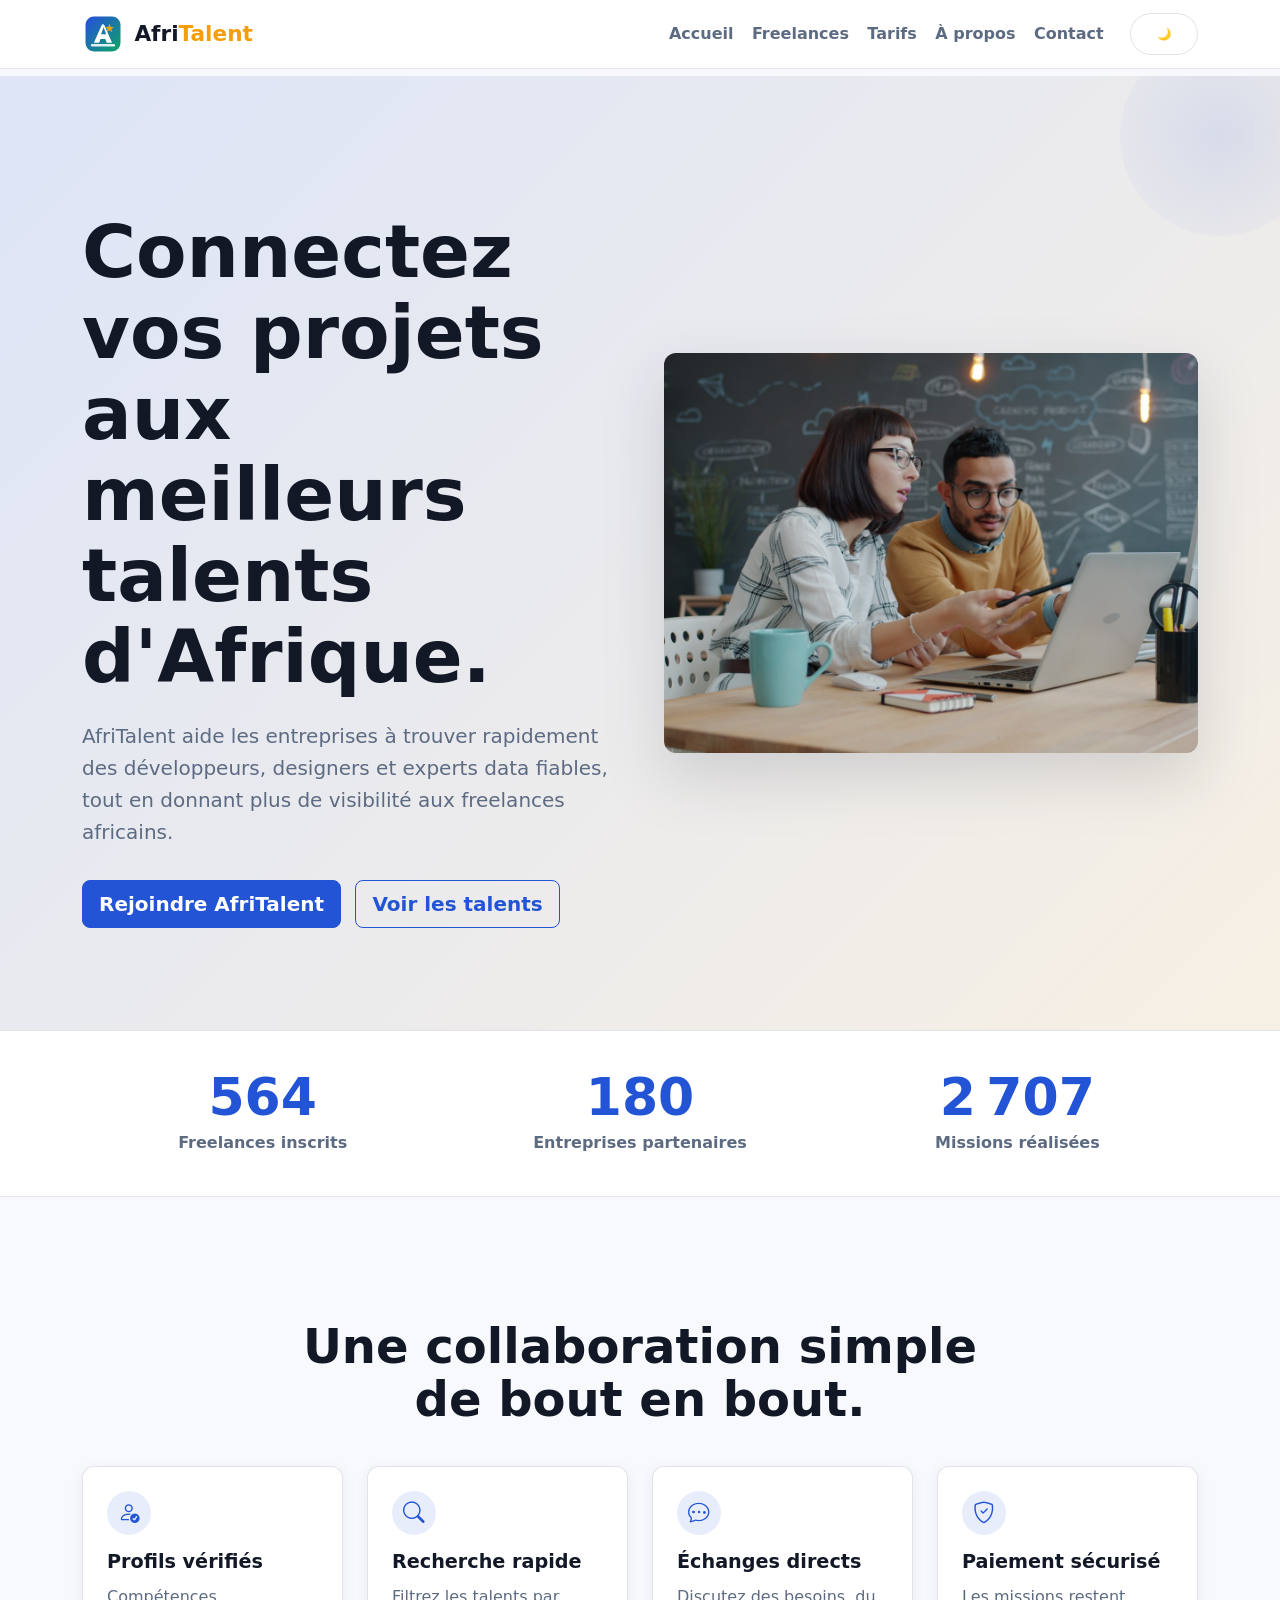
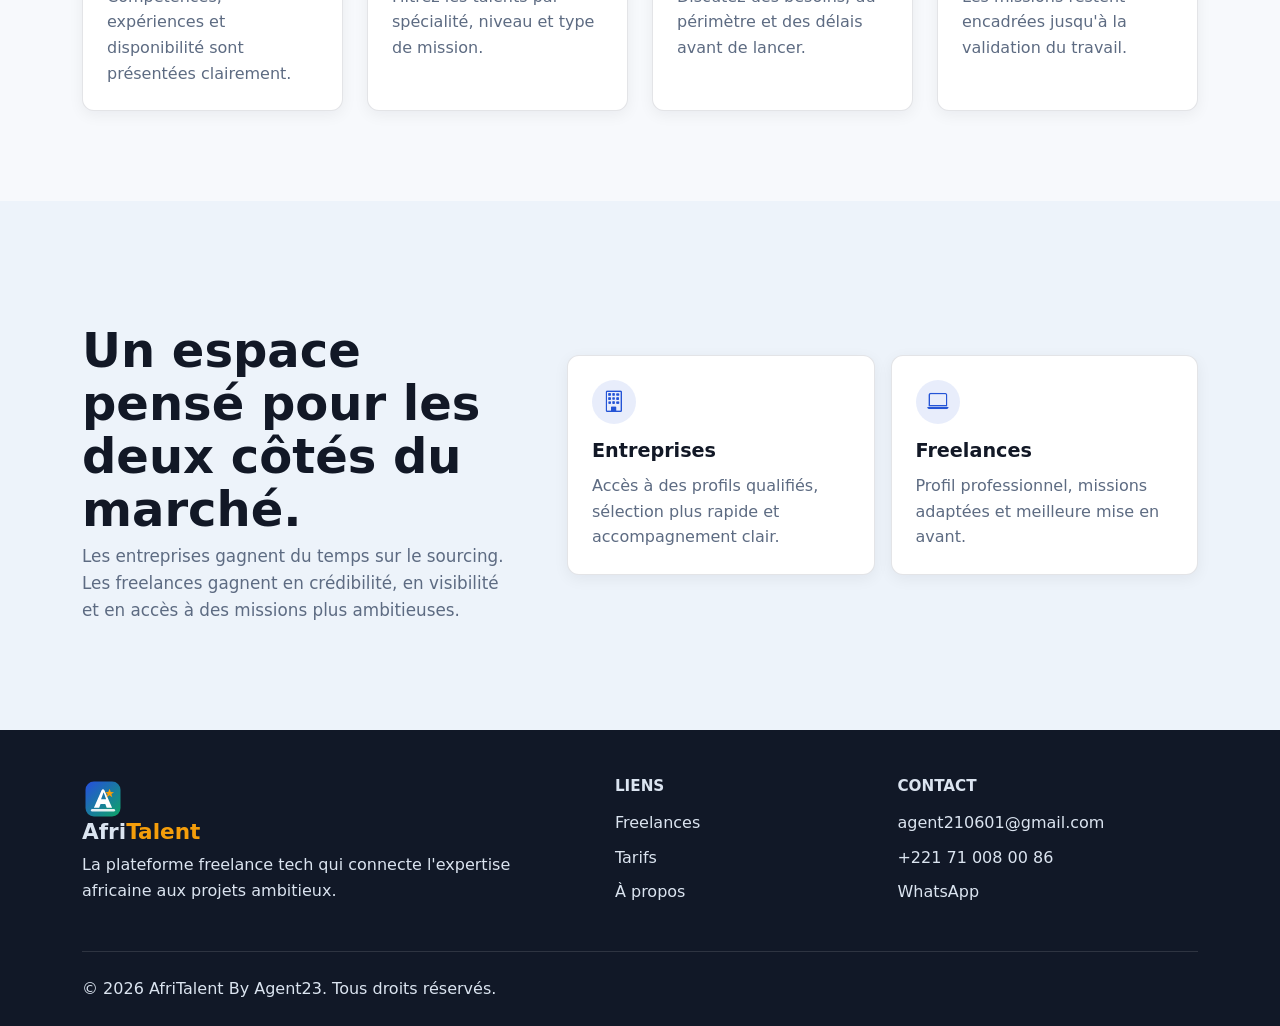
<file: index.html>
<!DOCTYPE html>
<html lang="fr">
<head>
    <meta charset="UTF-8">
    <meta name="viewport" content="width=device-width, initial-scale=1.0">
    <meta name="description" content="AfriTalent connecte les entreprises avec des freelances tech africains vérifiés.">
    <title>AfriTalent | Talents tech africains</title>
    <link rel="icon" href="images/afritalent-logo.svg" type="image/svg+xml">
    <link href="https://cdn.jsdelivr.net/npm/bootstrap@5.3.3/dist/css/bootstrap.min.css" rel="stylesheet">
    <link rel="stylesheet" href="https://cdn.jsdelivr.net/npm/bootstrap-icons@1.11.3/font/bootstrap-icons.css">
    <link rel="stylesheet" href="css/style.css">
</head>
<body>
    <nav class="navbar navbar-expand-lg fixed-top" id="main-navbar" aria-label="Navigation principale">
        <div class="container">
            <a href="index.html" class="navbar-brand fw-bold" aria-label="AfriTalent - Accueil">
                <img src="images/afritalent-logo.svg" alt="" aria-hidden="true">
                <span class="brand-text">Afri<span>Talent</span></span>
            </a>
            <button class="navbar-toggler" type="button" data-bs-toggle="collapse" data-bs-target="#navbarNav" aria-controls="navbarNav" aria-expanded="false" aria-label="Ouvrir le menu">
                <span class="navbar-toggler-icon"></span>
            </button>
            <div class="collapse navbar-collapse" id="navbarNav">
                <ul class="navbar-nav ms-auto align-items-lg-center">
                    <li class="nav-item"><a href="index.html" class="nav-link">Accueil</a></li>
                    <li class="nav-item"><a href="freelances.html" class="nav-link">Freelances</a></li>
                    <li class="nav-item"><a href="tarifs.html" class="nav-link">Tarifs</a></li>
                    <li class="nav-item"><a href="about.html" class="nav-link">À propos</a></li>
                    <li class="nav-item"><a href="contact.html" class="nav-link">Contact</a></li>
                    <li class="nav-item ms-lg-3">
                        <button id="theme-toggle" class="theme-toggle" type="button" data-theme-toggle aria-label="Changer le thème">
                            <span id="theme-icon" class="theme-symbol" aria-hidden="true">🌙</span>
                        </button>
                    </li>
                </ul>
            </div>
        </div>
    </nav>

    <main class="site-main">
        <section class="hero-section">
            <div class="container">
                <div class="row align-items-center g-5">
                    <div class="col-lg-6">
                        <p class="section-kicker">Plateforme freelance tech</p>
                        <h1>Connectez vos projets aux meilleurs talents d'Afrique.</h1>
                        <p class="hero-lead">AfriTalent aide les entreprises à trouver rapidement des développeurs, designers et experts data fiables, tout en donnant plus de visibilité aux freelances africains.</p>
                        <div class="hero-actions">
                            <a href="contact.html" class="btn btn-primary btn-lg">Rejoindre AfriTalent</a>
                            <a href="freelances.html" class="btn btn-outline-primary btn-lg">Voir les talents</a>
                        </div>
                    </div>
                    <div class="col-lg-6">
                        <img class="hero-image" src="images/photo-hero-collaboration.jpg" alt="Deux professionnels collaborent autour d'un ordinateur portable">
                    </div>
                </div>
            </div>
        </section>

        <section class="stats-band" aria-label="Chiffres clés">
            <div class="container">
                <div class="stats-grid">
                    <div>
                        <strong id="count-freelances" data-goal="2500">0</strong>
                        <span>Freelances inscrits</span>
                    </div>
                    <div>
                        <strong id="count-companies" data-goal="800">0</strong>
                        <span>Entreprises partenaires</span>
                    </div>
                    <div>
                        <strong id="count-missions" data-goal="12000">0</strong>
                        <span>Missions réalisées</span>
                    </div>
                </div>
            </div>
        </section>

        <section class="section-block">
            <div class="container">
                <div class="section-heading">
                    <p class="section-kicker">Méthode</p>
                    <h2>Une collaboration simple de bout en bout.</h2>
                </div>
                <div class="row g-4">
                    <div class="col-md-6 col-lg-3">
                        <article class="feature-card">
                            <i class="bi bi-person-check" aria-hidden="true"></i>
                            <h3>Profils vérifiés</h3>
                            <p>Compétences, expériences et disponibilité sont présentées clairement.</p>
                        </article>
                    </div>
                    <div class="col-md-6 col-lg-3">
                        <article class="feature-card">
                            <i class="bi bi-search" aria-hidden="true"></i>
                            <h3>Recherche rapide</h3>
                            <p>Filtrez les talents par spécialité, niveau et type de mission.</p>
                        </article>
                    </div>
                    <div class="col-md-6 col-lg-3">
                        <article class="feature-card">
                            <i class="bi bi-chat-dots" aria-hidden="true"></i>
                            <h3>Échanges directs</h3>
                            <p>Discutez des besoins, du périmètre et des délais avant de lancer.</p>
                        </article>
                    </div>
                    <div class="col-md-6 col-lg-3">
                        <article class="feature-card">
                            <i class="bi bi-shield-check" aria-hidden="true"></i>
                            <h3>Paiement sécurisé</h3>
                            <p>Les missions restent encadrées jusqu'à la validation du travail.</p>
                        </article>
                    </div>
                </div>
            </div>
        </section>

        <section class="section-block section-soft">
            <div class="container">
                <div class="row align-items-center g-5">
                    <div class="col-lg-5">
                        <p class="section-kicker">Pour qui ?</p>
                        <h2>Un espace pensé pour les deux côtés du marché.</h2>
                        <p class="section-text">Les entreprises gagnent du temps sur le sourcing. Les freelances gagnent en crédibilité, en visibilité et en accès à des missions plus ambitieuses.</p>
                    </div>
                    <div class="col-lg-7">
                        <div class="split-list">
                            <div>
                                <i class="bi bi-building" aria-hidden="true"></i>
                                <h3>Entreprises</h3>
                                <p>Accès à des profils qualifiés, sélection plus rapide et accompagnement clair.</p>
                            </div>
                            <div>
                                <i class="bi bi-laptop" aria-hidden="true"></i>
                                <h3>Freelances</h3>
                                <p>Profil professionnel, missions adaptées et meilleure mise en avant.</p>
                            </div>
                        </div>
                    </div>
                </div>
            </div>
        </section>
    </main>

    <footer class="site-footer">
        <div class="container">
            <div class="footer-grid">
                <div>
                    <a href="index.html" class="footer-brand" aria-label="AfriTalent - Accueil">
                        <img src="images/afritalent-logo.svg" alt="" aria-hidden="true">
                        <span class="brand-text">Afri<span>Talent</span></span>
                    </a>
                    <p>La plateforme freelance tech qui connecte l'expertise africaine aux projets ambitieux.</p>
                </div>
                <div>
                    <h2>Liens</h2>
                    <a href="freelances.html">Freelances</a>
                    <a href="tarifs.html">Tarifs</a>
                    <a href="about.html">À propos</a>
                </div>
                <div>
                    <h2>Contact</h2>
                    <a href="mailto:agent210601@gmail.com">agent210601@gmail.com</a>
                    <a href="tel:+221710080086">+221 71 008 00 86</a>
                    <a href="https://wa.me/221710080086">WhatsApp</a>
                </div>
            </div>
            <div class="footer-bottom">
                <span>&copy; <span class="current-year"></span> AfriTalent By Agent23. Tous droits réservés.</span>
            </div>
        </div>
    </footer>

    <button id="back-to-top" class="back-to-top" type="button" aria-label="Retour en haut" hidden>
        <i class="bi bi-arrow-up" aria-hidden="true"></i>
    </button>

    <script src="https://cdn.jsdelivr.net/npm/bootstrap@5.3.3/dist/js/bootstrap.bundle.min.js"></script>
    <script>
        document.addEventListener('DOMContentLoaded', () => {
            const yearSpan = document.querySelector('.current-year');
            if (yearSpan) {
                yearSpan.textContent = new Date().getFullYear();
            }
            const themeToggle = document.getElementById('theme-toggle');
            const themeIcon = document.getElementById('theme-icon');
            
            // Récupération ou initialisation du thème stocké
            const savedTheme = localStorage.getItem('theme') || 'light';
            document.documentElement.setAttribute('data-bs-theme', savedTheme);
            if (themeIcon) {
                themeIcon.textContent = savedTheme === 'dark' ? '☀️' : '🌙';
            }

            if (themeToggle) {
                themeToggle.addEventListener('click', () => {
                    const currentTheme = document.documentElement.getAttribute('data-bs-theme');
                    const newTheme = currentTheme === 'dark' ? 'light' : 'dark';
                    
                    document.documentElement.setAttribute('data-bs-theme', newTheme);
                    localStorage.setItem('theme', newTheme);
                    
                    if (themeIcon) {
                        themeIcon.textContent = newTheme === 'dark' ? '☀️' : '🌙';
                    }
                });
            }

            
            const backToTopBtn = document.getElementById('back-to-top');
            if (backToTopBtn) {
                window.addEventListener('scroll', () => {
                    if (window.scrollY > 400) {
                        backToTopBtn.removeAttribute('hidden');
                        backToTopBtn.style.display = 'block';
                    } else {
                        backToTopBtn.setAttribute('hidden', '');
                        backToTopBtn.style.display = 'none';
                    }
                });

                backToTopBtn.addEventListener('click', () => {
                    window.scrollTo({
                        top: 0,
                        behavior: 'smooth'
                    });
                });
            }

            // 4. Animation fluide des compteurs statistiques
            const counters = document.querySelectorAll('[data-goal]');
            
            const animateCounters = () => {
                counters.forEach(counter => {
                    const goal = parseInt(counter.getAttribute('data-goal'), 10);
                    const duration = 2000; // Durée totale de l'animation : 2 secondes
                    const startTime = performance.now();

                    const updateNumber = (currentTime) => {
                        const elapsed = currentTime - startTime;
                        const progress = Math.min(elapsed / duration, 1);
                        const currentValue = Math.floor(progress * goal);
                        
                        counter.textContent = currentValue.toLocaleString('fr-FR');

                        if (progress < 1) {
                            requestAnimationFrame(updateNumber);
                        } else {
                            counter.textContent = goal.toLocaleString('fr-FR');
                        }
                    };
                    requestAnimationFrame(updateNumber);
                });
            };

            
            const statsSection = document.querySelector('.stats-band');
            if (statsSection && 'IntersectionObserver' in window) {
                const observer = new IntersectionObserver((entries) => {
                    entries.forEach(entry => {
                        if (entry.isIntersecting) {
                            animateCounters();
                            observer.unobserve(entry.target);
                        }
                    });
                }, { threshold: 0.2 });
                observer.observe(statsSection);
            } else {
                
                animateCounters();
            }
        });
    </script>
</body>
</html>
</file>
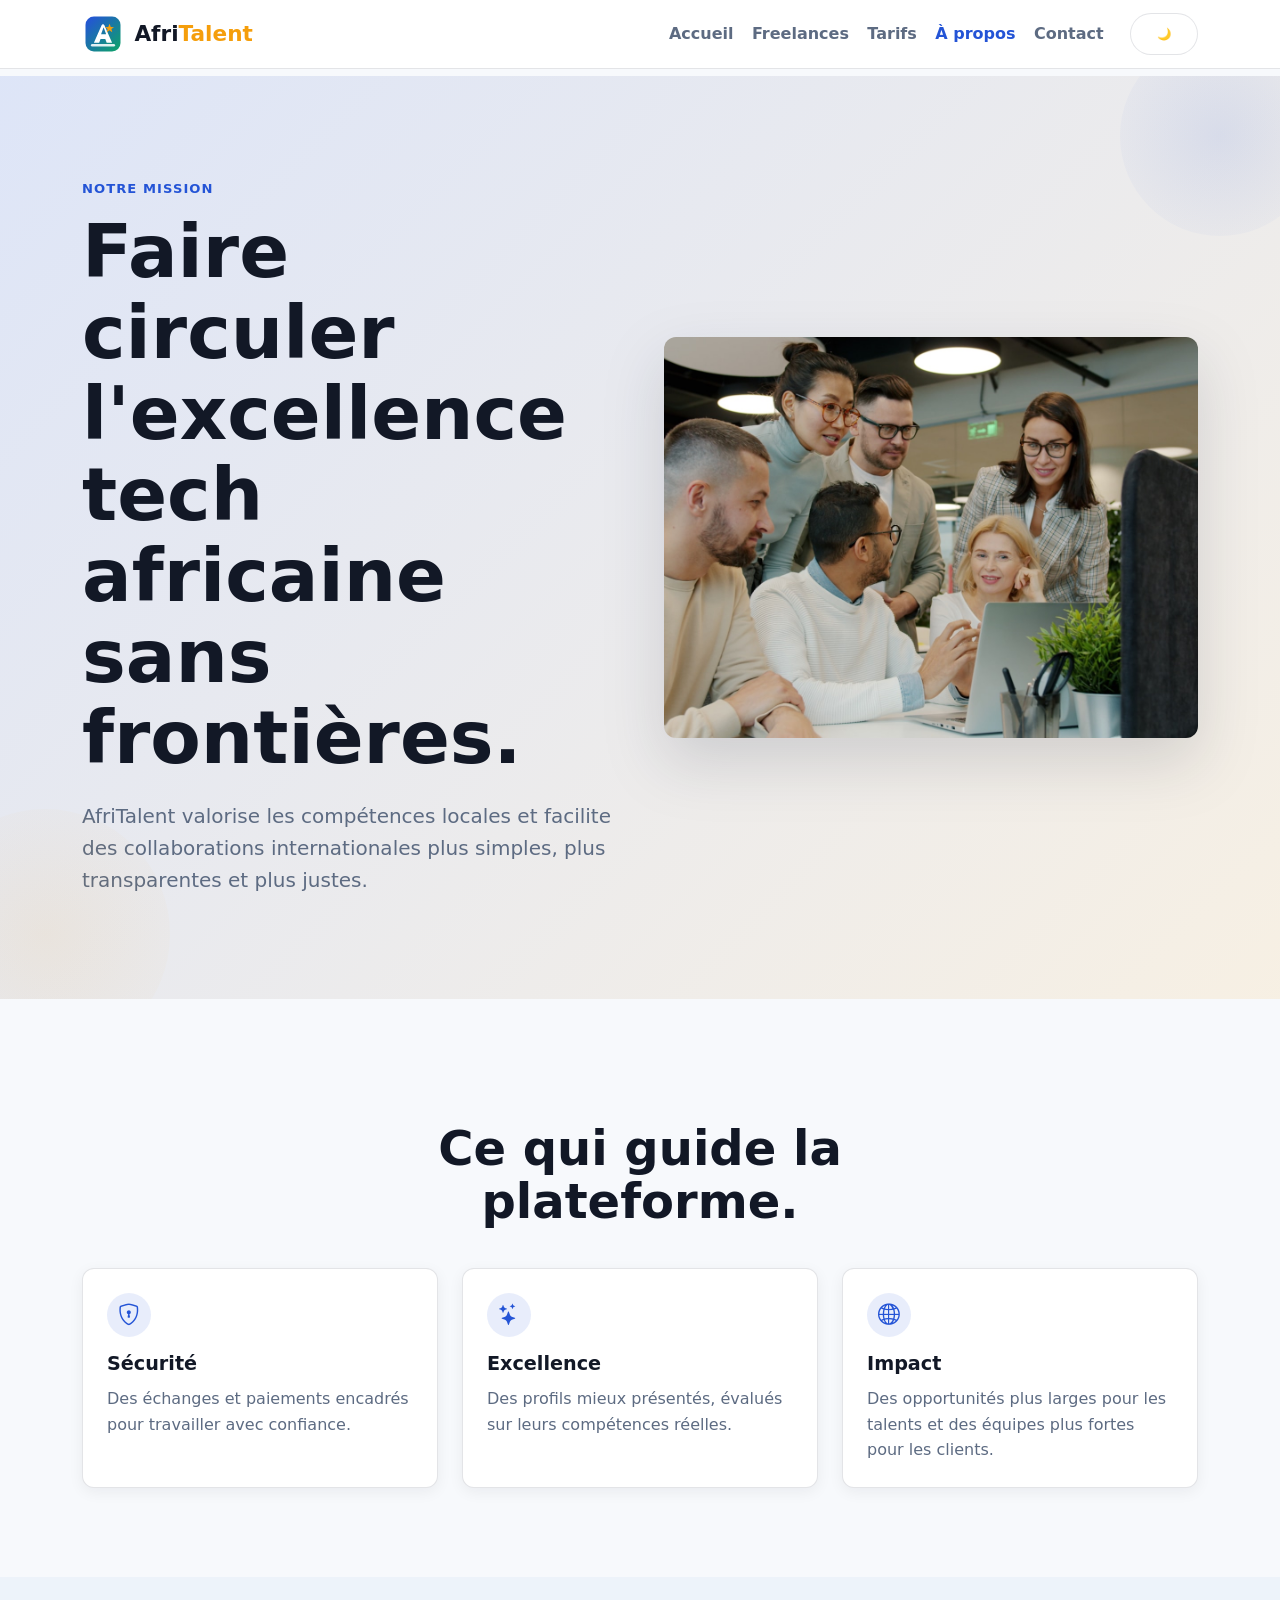
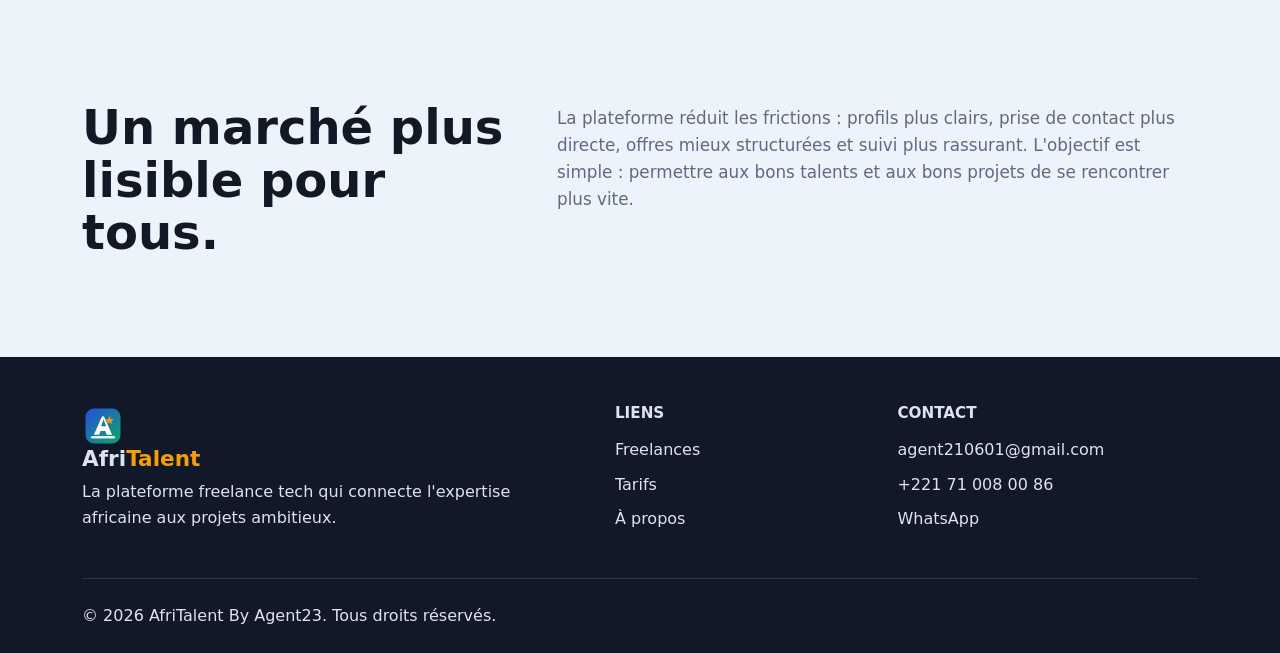
<file: about.html>
<!DOCTYPE html>
<html lang="fr">
<head>
    <meta charset="UTF-8">
    <meta name="viewport" content="width=device-width, initial-scale=1.0">
    <meta name="description" content="Découvrez la mission d'AfriTalent et ses valeurs.">
    <title>À propos | AfriTalent</title>
    <link rel="icon" href="images/afritalent-logo.svg" type="image/svg+xml">
    <link href="https://cdn.jsdelivr.net/npm/bootstrap@5.3.3/dist/css/bootstrap.min.css" rel="stylesheet">
    <link rel="stylesheet" href="https://cdn.jsdelivr.net/npm/bootstrap-icons@1.11.3/font/bootstrap-icons.css">
    <link rel="stylesheet" href="css/style.css">
</head>
<body>
    <nav class="navbar navbar-expand-lg fixed-top" id="main-navbar" aria-label="Navigation principale">
        <div class="container">
            <a href="index.html" class="navbar-brand fw-bold" aria-label="AfriTalent - Accueil">
                <img src="images/afritalent-logo.svg" alt="" aria-hidden="true">
                <span class="brand-text">Afri<span>Talent</span></span>
            </a>
            <button class="navbar-toggler" type="button" data-bs-toggle="collapse" data-bs-target="#navbarNav" aria-controls="navbarNav" aria-expanded="false" aria-label="Ouvrir le menu">
                <span class="navbar-toggler-icon"></span>
            </button>
            <div class="collapse navbar-collapse" id="navbarNav">
                <ul class="navbar-nav ms-auto align-items-lg-center">
                    <li class="nav-item"><a href="index.html" class="nav-link">Accueil</a></li>
                    <li class="nav-item"><a href="freelances.html" class="nav-link">Freelances</a></li>
                    <li class="nav-item"><a href="tarifs.html" class="nav-link">Tarifs</a></li>
                    <li class="nav-item"><a href="about.html" class="nav-link">À propos</a></li>
                    <li class="nav-item"><a href="contact.html" class="nav-link">Contact</a></li>
                    <li class="nav-item ms-lg-3">
                        <button id="theme-toggle" class="theme-toggle" type="button" data-theme-toggle aria-label="Changer le thème">
                            <span id="theme-icon" class="theme-symbol" aria-hidden="true">DARK</span>
                        </button>
                    </li>
                </ul>
            </div>
        </div>
    </nav>

    <main class="site-main">
        <section class="page-hero">
            <div class="container">
                <div class="row align-items-center g-5">
                    <div class="col-lg-6">
                        <p class="section-kicker">Notre mission</p>
                        <h1>Faire circuler l'excellence tech africaine sans frontières.</h1>
                        <p class="hero-lead">AfriTalent valorise les compétences locales et facilite des collaborations internationales plus simples, plus transparentes et plus justes.</p>
                    </div>
                    <div class="col-lg-6">
                        <img class="hero-image" src="images/photo-team-mission.jpg" alt="Équipe professionnelle réunie autour d'un ordinateur portable">
                    </div>
                </div>
            </div>
        </section>

        <section class="section-block">
            <div class="container">
                <div class="section-heading">
                    <p class="section-kicker">Valeurs</p>
                    <h2>Ce qui guide la plateforme.</h2>
                </div>
                <div class="row g-4">
                    <div class="col-md-4">
                        <article class="feature-card">
                            <i class="bi bi-shield-lock" aria-hidden="true"></i>
                            <h3>Sécurité</h3>
                            <p>Des échanges et paiements encadrés pour travailler avec confiance.</p>
                        </article>
                    </div>
                    <div class="col-md-4">
                        <article class="feature-card">
                            <i class="bi bi-stars" aria-hidden="true"></i>
                            <h3>Excellence</h3>
                            <p>Des profils mieux présentés, évalués sur leurs compétences réelles.</p>
                        </article>
                    </div>
                    <div class="col-md-4">
                        <article class="feature-card">
                            <i class="bi bi-globe2" aria-hidden="true"></i>
                            <h3>Impact</h3>
                            <p>Des opportunités plus larges pour les talents et des équipes plus fortes pour les clients.</p>
                        </article>
                    </div>
                </div>
            </div>
        </section>

        <section class="section-block section-soft">
            <div class="container">
                <div class="row g-4 align-items-center">
                    <div class="col-lg-5">
                        <p class="section-kicker">Vision</p>
                        <h2>Un marché plus lisible pour tous.</h2>
                    </div>
                    <div class="col-lg-7">
                        <p class="section-text">La plateforme réduit les frictions : profils plus clairs, prise de contact plus directe, offres mieux structurées et suivi plus rassurant. L'objectif est simple : permettre aux bons talents et aux bons projets de se rencontrer plus vite.</p>
                    </div>
                </div>
            </div>
        </section>
    </main>

    <footer class="site-footer">
        <div class="container">
            <div class="footer-grid">
                <div>
                    <a href="index.html" class="footer-brand" aria-label="AfriTalent - Accueil">
                        <img src="images/afritalent-logo.svg" alt="" aria-hidden="true">
                        <span class="brand-text">Afri<span>Talent</span></span>
                    </a>
                    <p>La plateforme freelance tech qui connecte l'expertise africaine aux projets ambitieux.</p>
                </div>
                <div>
                    <h2>Liens</h2>
                    <a href="freelances.html">Freelances</a>
                    <a href="tarifs.html">Tarifs</a>
                    <a href="about.html">À propos</a>
                </div>
                <div>
                    <h2>Contact</h2>
                    <a href="mailto:agent210601@gmail.com">agent210601@gmail.com</a>
                    <a href="tel:+221710080086">+221 71 008 00 86</a>
                    <a href="https://wa.me/221710080086">WhatsApp</a>
                </div>
            </div>
            <div class="footer-bottom">
                <span>&copy; <span class="current-year"></span> AfriTalent By Agent23. Tous droits réservés.</span>
            </div>
        </div>
    </footer>

    <button id="back-to-top" class="back-to-top" type="button" aria-label="Retour en haut" hidden>
        <i class="bi bi-arrow-up" aria-hidden="true"></i>
    </button>

    <script src="https://cdn.jsdelivr.net/npm/bootstrap@5.3.3/dist/js/bootstrap.bundle.min.js"></script>
    <script src="js/main.js"></script>
</body>
</html>
</file>
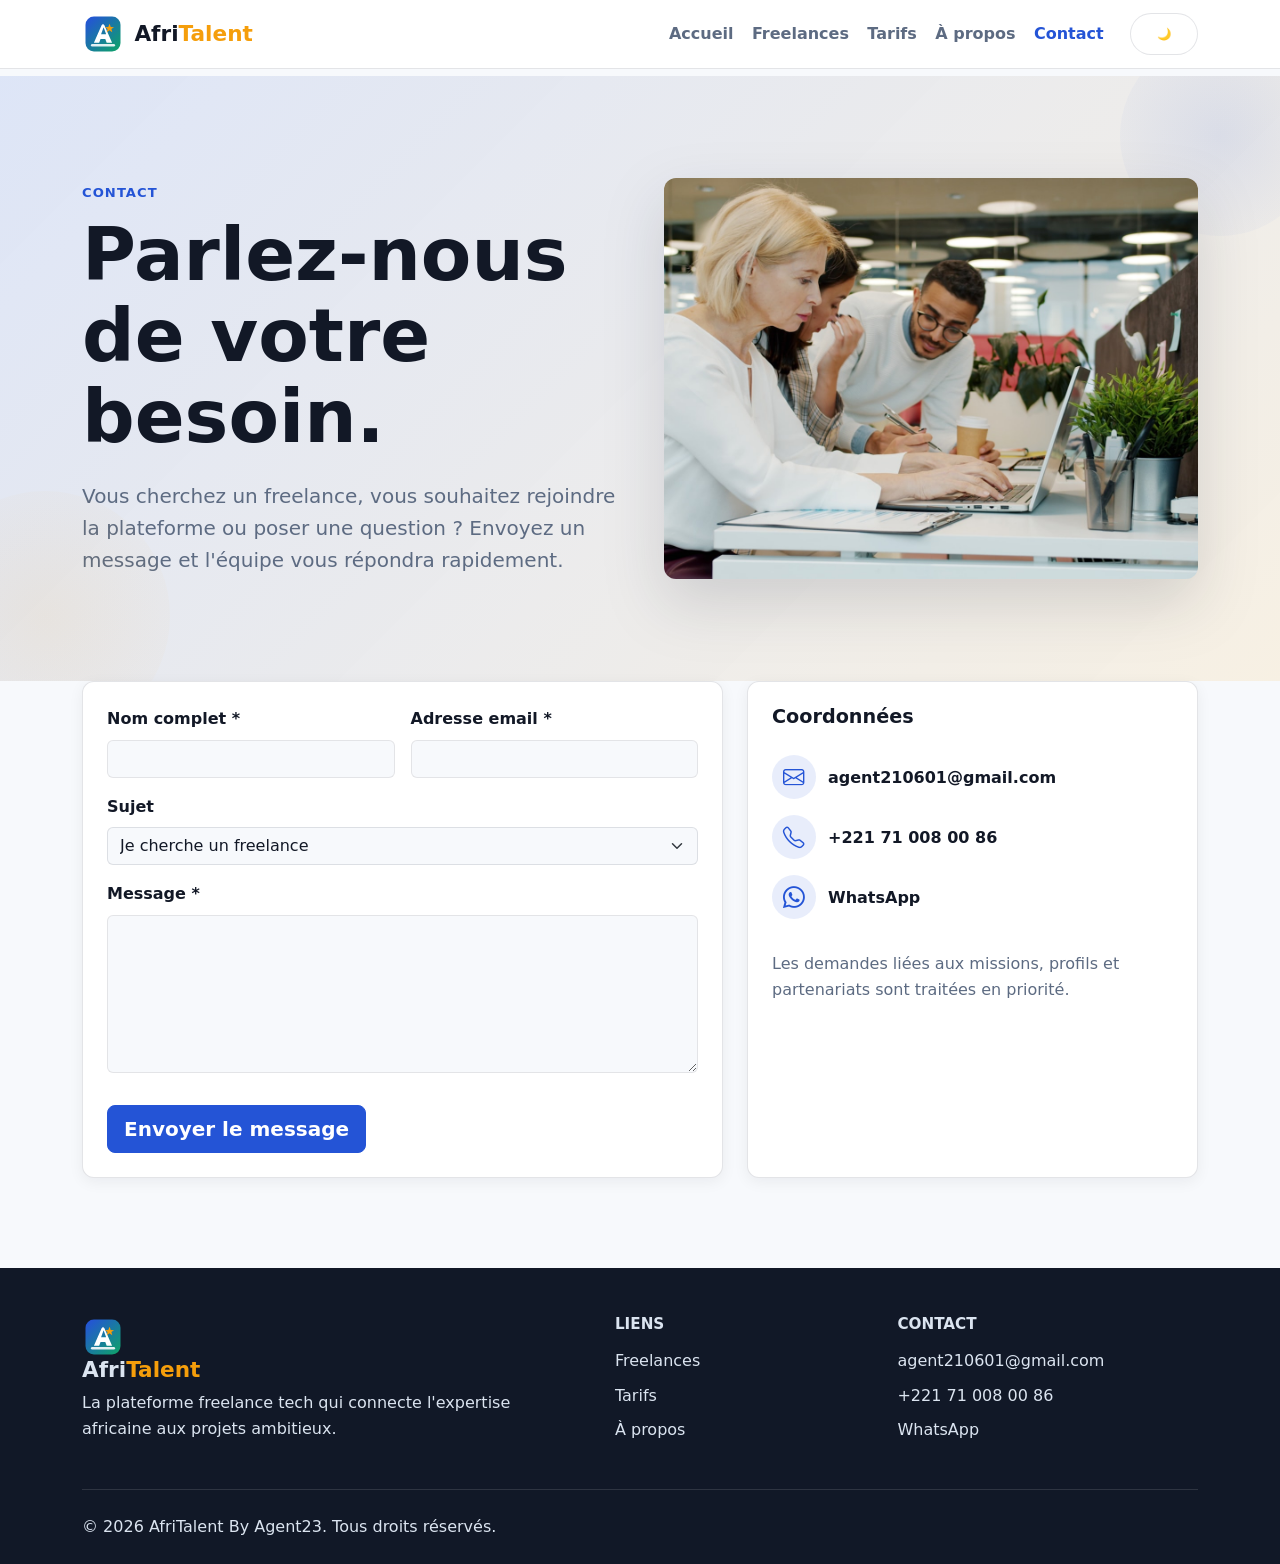
<file: contact.html>
<!DOCTYPE html>
<html lang="fr">
<head>
    <meta charset="UTF-8">
    <meta name="viewport" content="width=device-width, initial-scale=1.0">
    <meta name="description" content="Contactez AfriTalent pour rejoindre la plateforme ou trouver un freelance.">
    <title>Contact | AfriTalent</title>
    <link rel="icon" href="images/afritalent-logo.svg" type="image/svg+xml">
    <link href="https://cdn.jsdelivr.net/npm/bootstrap@5.3.3/dist/css/bootstrap.min.css" rel="stylesheet">
    <link rel="stylesheet" href="https://cdn.jsdelivr.net/npm/bootstrap-icons@1.11.3/font/bootstrap-icons.css">
    <link rel="stylesheet" href="css/style.css">
</head>
<body>
    <nav class="navbar navbar-expand-lg fixed-top" id="main-navbar" aria-label="Navigation principale">
        <div class="container">
            <a href="index.html" class="navbar-brand fw-bold" aria-label="AfriTalent - Accueil">
                <img src="images/afritalent-logo.svg" alt="" aria-hidden="true">
                <span class="brand-text">Afri<span>Talent</span></span>
            </a>
            <button class="navbar-toggler" type="button" data-bs-toggle="collapse" data-bs-target="#navbarNav" aria-controls="navbarNav" aria-expanded="false" aria-label="Ouvrir le menu">
                <span class="navbar-toggler-icon"></span>
            </button>
            <div class="collapse navbar-collapse" id="navbarNav">
                <ul class="navbar-nav ms-auto align-items-lg-center">
                    <li class="nav-item"><a href="index.html" class="nav-link">Accueil</a></li>
                    <li class="nav-item"><a href="freelances.html" class="nav-link">Freelances</a></li>
                    <li class="nav-item"><a href="tarifs.html" class="nav-link">Tarifs</a></li>
                    <li class="nav-item"><a href="about.html" class="nav-link">À propos</a></li>
                    <li class="nav-item"><a href="contact.html" class="nav-link">Contact</a></li>
                    <li class="nav-item ms-lg-3">
                        <button id="theme-toggle" class="theme-toggle" type="button" data-theme-toggle aria-label="Changer le thème">
                            <span id="theme-icon" class="theme-symbol" aria-hidden="true">🌙</span>
                        </button>
                    </li>
                </ul>
            </div>
        </div>
    </nav>

    <main class="site-main">
        <section class="page-hero">
            <div class="container">
                <div class="row align-items-center g-5">
                    <div class="col-lg-6">
                        <p class="section-kicker">Contact</p>
                        <h1>Parlez-nous de votre besoin.</h1>
                        <p class="hero-lead">Vous cherchez un freelance, vous souhaitez rejoindre la plateforme ou poser une question ? Envoyez un message et l'équipe vous répondra rapidement.</p>
                    </div>
                    <div class="col-lg-6">
                        <img class="hero-image" src="images/photo-contact-office.jpg" alt="Professionnels travaillant ensemble sur une demande client">
                    </div>
                </div>
            </div>
        </section>

        <section class="section-block pt-0">
            <div class="container">
                <div class="row g-4">
                    <div class="col-lg-7">
                        <form id="contactForm" class="contact-form" novalidate>
                            <div class="row g-3">
                                <div class="col-md-6">
                                    <label for="name" class="form-label">Nom complet *</label>
                                    <input type="text" class="form-control" id="name" required>
                                    <div class="invalid-feedback">Veuillez entrer votre nom.</div>
                                </div>
                                <div class="col-md-6">
                                    <label for="email" class="form-label">Adresse email *</label>
                                    <input type="email" class="form-control" id="email" required>
                                    <div class="invalid-feedback">Veuillez entrer un email valide.</div>
                                </div>
                                <div class="col-12">
                                    <label for="subject" class="form-label">Sujet</label>
                                    <select class="form-select" id="subject">
                                        <option value="mission">Je cherche un freelance</option>
                                        <option value="freelance">Je suis freelance</option>
                                        <option value="support">Support</option>
                                        <option value="other">Autre demande</option>
                                    </select>
                                </div>
                                <div class="col-12">
                                    <label for="message" class="form-label">Message *</label>
                                    <textarea class="form-control" id="message" rows="6" required minlength="20"></textarea>
                                    <div class="invalid-feedback">Le message doit contenir au moins 20 caractères.</div>
                                </div>
                                <div class="col-12">
                                    <div id="form-success-msg" class="alert alert-success d-none" role="alert">
                                        Votre message a été préparé avec succès. Merci pour votre confiance.
                                    </div>
                                </div>
                                <div class="col-12">
                                    <button type="submit" class="btn btn-primary btn-lg">Envoyer le message</button>
                                </div>
                            </div>
                        </form>
                    </div>
                    <div class="col-lg-5">
                        <div class="contact-panel">
                            <h2>Coordonnées</h2>
                            <a href="mailto:agent210601@gmail.com"><i class="bi bi-envelope" aria-hidden="true"></i> agent210601@gmail.com</a>
                            <a href="tel:+221710080086"><i class="bi bi-telephone" aria-hidden="true"></i> +221 71 008 00 86</a>
                            <a href="https://wa.me/221710080086"><i class="bi bi-whatsapp" aria-hidden="true"></i> WhatsApp</a>
                            <p class="mt-3">Les demandes liées aux missions, profils et partenariats sont traitées en priorité.</p>
                        </div>
                    </div>
                </div>
            </div>
        </section>
    </main>

    <footer class="site-footer">
        <div class="container">
            <div class="footer-grid">
                <div>
                    <a href="index.html" class="footer-brand" aria-label="AfriTalent - Accueil">
                        <img src="images/afritalent-logo.svg" alt="" aria-hidden="true">
                        <span class="brand-text">Afri<span>Talent</span></span>
                    </a>
                    <p>La plateforme freelance tech qui connecte l'expertise africaine aux projets ambitieux.</p>
                </div>
                <div>
                    <h2>Liens</h2>
                    <a href="freelances.html">Freelances</a>
                    <a href="tarifs.html">Tarifs</a>
                    <a href="about.html">À propos</a>
                </div>
                <div>
                    <h2>Contact</h2>
                    <a href="mailto:agent210601@gmail.com">agent210601@gmail.com</a>
                    <a href="tel:+221710080086">+221 71 008 00 86</a>
                    <a href="https://wa.me/221710080086">WhatsApp</a>
                </div>
            </div>
            <div class="footer-bottom">
                <span>&copy; <span class="current-year"></span> AfriTalent By Agent23. Tous droits réservés.</span>
            </div>
        </div>
    </footer>

    <button id="back-to-top" class="back-to-top" type="button" aria-label="Retour en haut" hidden>
        <i class="bi bi-arrow-up" aria-hidden="true"></i>
    </button>

    <script src="https://cdn.jsdelivr.net/npm/bootstrap@5.3.3/dist/js/bootstrap.bundle.min.js"></script>
    <script src="js/main.js"></script>
</body>
</html>
</file>
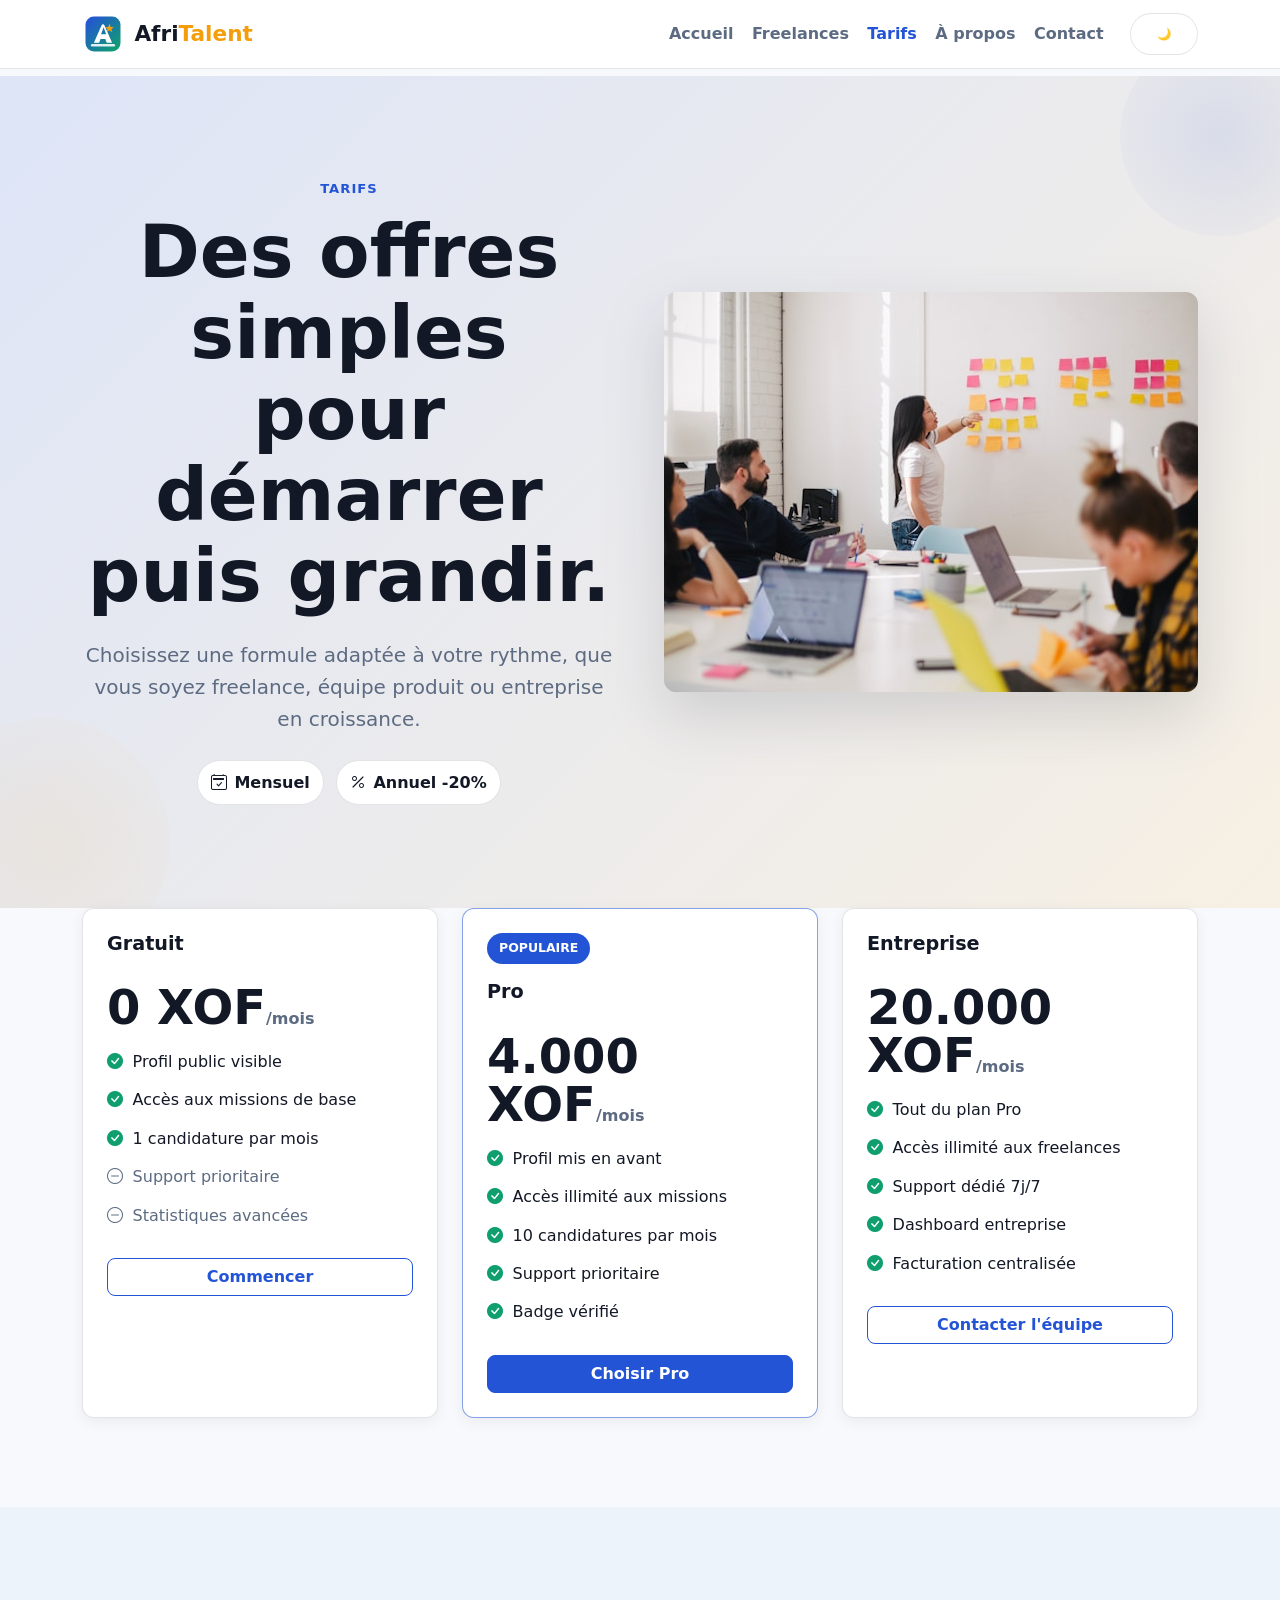
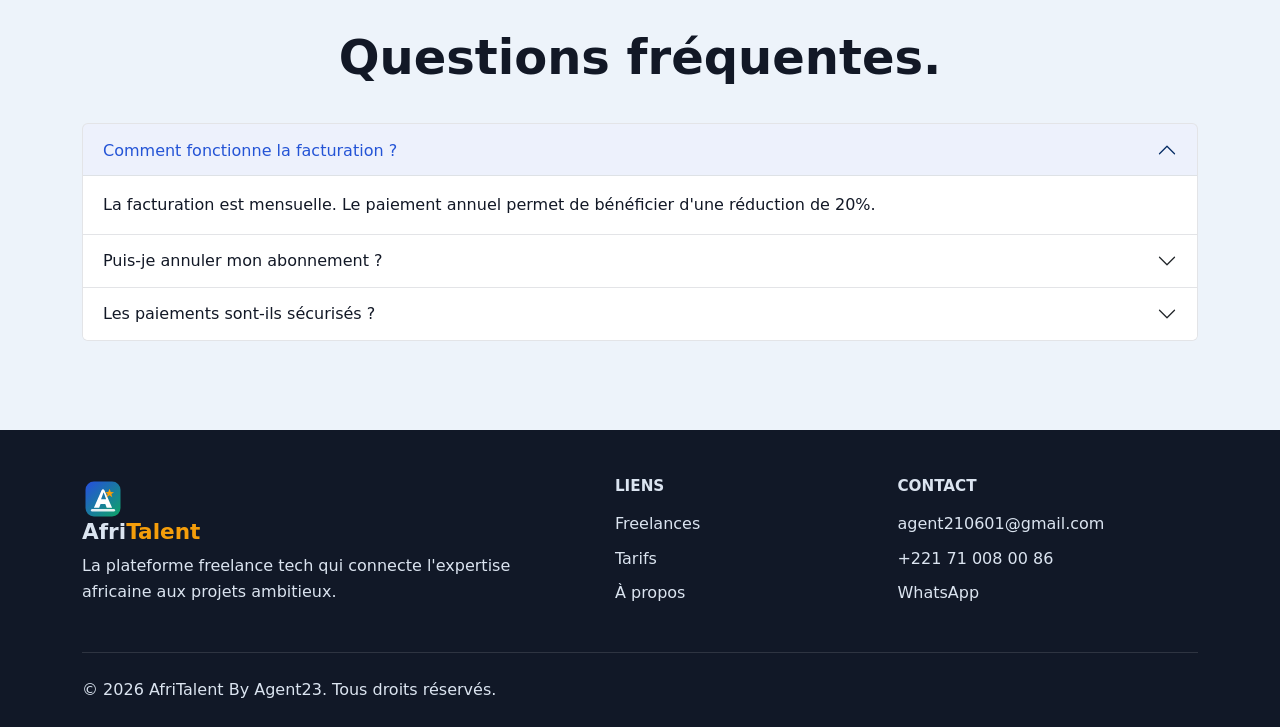
<file: tarifs.html>
<!DOCTYPE html>
<html lang="fr">
<head>
    <meta charset="UTF-8">
    <meta name="viewport" content="width=device-width, initial-scale=1.0">
    <meta name="description" content="Comparez les offres AfriTalent pour freelances et entreprises.">
    <title>Tarifs | AfriTalent</title>
    <link rel="icon" href="images/afritalent-logo.svg" type="image/svg+xml">
    <link href="https://cdn.jsdelivr.net/npm/bootstrap@5.3.3/dist/css/bootstrap.min.css" rel="stylesheet">
    <link rel="stylesheet" href="https://cdn.jsdelivr.net/npm/bootstrap-icons@1.11.3/font/bootstrap-icons.css">
    <link rel="stylesheet" href="css/style.css">
</head>
<body>
    <nav class="navbar navbar-expand-lg fixed-top" id="main-navbar" aria-label="Navigation principale">
        <div class="container">
            <a href="index.html" class="navbar-brand fw-bold" aria-label="AfriTalent - Accueil">
                <img src="images/afritalent-logo.svg" alt="" aria-hidden="true">
                <span class="brand-text">Afri<span>Talent</span></span>
            </a>
            <button class="navbar-toggler" type="button" data-bs-toggle="collapse" data-bs-target="#navbarNav" aria-controls="navbarNav" aria-expanded="false" aria-label="Ouvrir le menu">
                <span class="navbar-toggler-icon"></span>
            </button>
            <div class="collapse navbar-collapse" id="navbarNav">
                <ul class="navbar-nav ms-auto align-items-lg-center">
                    <li class="nav-item"><a href="index.html" class="nav-link">Accueil</a></li>
                    <li class="nav-item"><a href="freelances.html" class="nav-link">Freelances</a></li>
                    <li class="nav-item"><a href="tarifs.html" class="nav-link">Tarifs</a></li>
                    <li class="nav-item"><a href="about.html" class="nav-link">À propos</a></li>
                    <li class="nav-item"><a href="contact.html" class="nav-link">Contact</a></li>
                    <li class="nav-item ms-lg-3">
                        <button id="theme-toggle" class="theme-toggle" type="button" data-theme-toggle aria-label="Changer le thème">
                            <span id="theme-icon" class="theme-symbol" aria-hidden="true">DARK</span>
                        </button>
                    </li>
                </ul>
            </div>
        </div>
    </nav>

    <main class="site-main">
        <section class="page-hero text-center">
            <div class="container">
                <div class="row align-items-center g-5">
                    <div class="col-lg-6">
                        <p class="section-kicker">Tarifs</p>
                        <h1>Des offres simples pour démarrer puis grandir.</h1>
                        <p class="hero-lead">Choisissez une formule adaptée à votre rythme, que vous soyez freelance, équipe produit ou entreprise en croissance.</p>
                        <div class="billing-note">
                            <span><i class="bi bi-calendar2-check" aria-hidden="true"></i> Mensuel</span>
                            <span><i class="bi bi-percent" aria-hidden="true"></i> Annuel -20%</span>
                        </div>
                    </div>
                    <div class="col-lg-6">
                        <img class="hero-image" src="images/photo-hero-pricing.jpg" alt="Plans de tarification modernes et flexibles">
                    </div>
                </div>
            </div>
        </section>

        <section class="section-block pt-0">
            <div class="container">
                <div class="row g-4 justify-content-center">
                    <div class="col-lg-4 col-md-6">
                        <article class="pricing-card">
                            <h2>Gratuit</h2>
                            <p class="price">0 XOF<span>/mois</span></p>
                            <ul>
                                <li><i class="bi bi-check-circle-fill" aria-hidden="true"></i>Profil public visible</li>
                                <li><i class="bi bi-check-circle-fill" aria-hidden="true"></i>Accès aux missions de base</li>
                                <li><i class="bi bi-check-circle-fill" aria-hidden="true"></i>1 candidature par mois</li>
                                <li class="muted"><i class="bi bi-dash-circle" aria-hidden="true"></i>Support prioritaire</li>
                                <li class="muted"><i class="bi bi-dash-circle" aria-hidden="true"></i>Statistiques avancées</li>
                            </ul>
                            <a href="contact.html" class="btn btn-outline-primary w-100">Commencer</a>
                        </article>
                    </div>
                    <div class="col-lg-4 col-md-6">
                        <article class="pricing-card featured">
                            <span class="plan-badge">Populaire</span>
                            <h2>Pro</h2>
                            <p class="price">4.000 XOF<span>/mois</span></p>
                            <ul>
                                <li><i class="bi bi-check-circle-fill" aria-hidden="true"></i>Profil mis en avant</li>
                                <li><i class="bi bi-check-circle-fill" aria-hidden="true"></i>Accès illimité aux missions</li>
                                <li><i class="bi bi-check-circle-fill" aria-hidden="true"></i>10 candidatures par mois</li>
                                <li><i class="bi bi-check-circle-fill" aria-hidden="true"></i>Support prioritaire</li>
                                <li><i class="bi bi-check-circle-fill" aria-hidden="true"></i>Badge vérifié</li>
                            </ul>
                            <a href="contact.html" class="btn btn-primary w-100">Choisir Pro</a>
                        </article>
                    </div>
                    <div class="col-lg-4 col-md-6">
                        <article class="pricing-card">
                            <h2>Entreprise</h2>
                            <p class="price">20.000 XOF<span>/mois</span></p>
                            <ul>
                                <li><i class="bi bi-check-circle-fill" aria-hidden="true"></i>Tout du plan Pro</li>
                                <li><i class="bi bi-check-circle-fill" aria-hidden="true"></i>Accès illimité aux freelances</li>
                                <li><i class="bi bi-check-circle-fill" aria-hidden="true"></i>Support dédié 7j/7</li>
                                <li><i class="bi bi-check-circle-fill" aria-hidden="true"></i>Dashboard entreprise</li>
                                <li><i class="bi bi-check-circle-fill" aria-hidden="true"></i>Facturation centralisée</li>
                            </ul>
                            <a href="contact.html" class="btn btn-outline-primary w-100">Contacter l'équipe</a>
                        </article>
                    </div>
                </div>
            </div>
        </section>

        <section class="section-block section-soft">
            <div class="container">
                <div class="section-heading">
                    <p class="section-kicker">FAQ</p>
                    <h2>Questions fréquentes.</h2>
                </div>
                <div class="accordion faq-accordion" id="faqAccordion">
                    <div class="accordion-item">
                        <h3 class="accordion-header">
                            <button class="accordion-button" type="button" data-bs-toggle="collapse" data-bs-target="#faq1" aria-expanded="true" aria-controls="faq1">
                                Comment fonctionne la facturation ?
                            </button>
                        </h3>
                        <div id="faq1" class="accordion-collapse collapse show" data-bs-parent="#faqAccordion">
                            <div class="accordion-body">La facturation est mensuelle. Le paiement annuel permet de bénéficier d'une réduction de 20%.</div>
                        </div>
                    </div>
                    <div class="accordion-item">
                        <h3 class="accordion-header">
                            <button class="accordion-button collapsed" type="button" data-bs-toggle="collapse" data-bs-target="#faq2" aria-expanded="false" aria-controls="faq2">
                                Puis-je annuler mon abonnement ?
                            </button>
                        </h3>
                        <div id="faq2" class="accordion-collapse collapse" data-bs-parent="#faqAccordion">
                            <div class="accordion-body">Oui, l'abonnement peut être arrêté à tout moment, sans frais cachés.</div>
                        </div>
                    </div>
                    <div class="accordion-item">
                        <h3 class="accordion-header">
                            <button class="accordion-button collapsed" type="button" data-bs-toggle="collapse" data-bs-target="#faq3" aria-expanded="false" aria-controls="faq3">
                                Les paiements sont-ils sécurisés ?
                            </button>
                        </h3>
                        <div id="faq3" class="accordion-collapse collapse" data-bs-parent="#faqAccordion">
                            <div class="accordion-body">Oui, les transactions sont pensées pour protéger les clients et les freelances jusqu'à la validation de la mission.</div>
                        </div>
                    </div>
                </div>
            </div>
        </section>
    </main>

    <footer class="site-footer">
        <div class="container">
            <div class="footer-grid">
                <div>
                    <a href="index.html" class="footer-brand" aria-label="AfriTalent - Accueil">
                        <img src="images/afritalent-logo.svg" alt="" aria-hidden="true">
                        <span class="brand-text">Afri<span>Talent</span></span>
                    </a>
                    <p>La plateforme freelance tech qui connecte l'expertise africaine aux projets ambitieux.</p>
                </div>
                <div>
                    <h2>Liens</h2>
                    <a href="freelances.html">Freelances</a>
                    <a href="tarifs.html">Tarifs</a>
                    <a href="about.html">À propos</a>
                </div>
                <div>
                    <h2>Contact</h2>
                    <a href="mailto:agent210601@gmail.com">agent210601@gmail.com</a>
                    <a href="tel:+221710080086">+221 71 008 00 86</a>
                    <a href="https://wa.me/221710080086">WhatsApp</a>
                </div>
            </div>
            <div class="footer-bottom">
                <span>&copy; <span class="current-year"></span> AfriTalent By Agent23. Tous droits réservés.</span>
            </div>
        </div>
    </footer>

    <button id="back-to-top" class="back-to-top" type="button" aria-label="Retour en haut" hidden>
        <i class="bi bi-arrow-up" aria-hidden="true"></i>
    </button>

    <script src="https://cdn.jsdelivr.net/npm/bootstrap@5.3.3/dist/js/bootstrap.bundle.min.js"></script>
    <script src="js/main.js"></script>
</body>
</html>
</file>
<file: css/style.css>
:root {
    --primary-color: #2454d6;
    --primary-dark: #173b96;
    --accent-color: #f59e0b;
    --success-color: #0f9f6e;
    --bg-color: #f7f9fc;
    --surface-color: #ffffff;
    --soft-color: #edf3fa;
    --text-color: #121826;
    --muted-color: #5d6b82;
    --border-color: rgba(25, 36, 58, 0.12);
    --navbar-bg: rgba(255, 255, 255, 0.92);
    --footer-bg: #111827;
    --footer-text: #dbe4f0;
    --radius: 8px;
    --shadow: 0 18px 45px rgba(17, 24, 39, 0.08);
    --transition: 180ms ease;
}

body.dark-mode {
    --bg-color: #101827;
    --surface-color: #172133;
    --soft-color: #131e2f;
    --text-color: #f5f7fb;
    --muted-color: #b8c2d4;
    --border-color: rgba(255, 255, 255, 0.12);
    --navbar-bg: rgba(16, 24, 39, 0.94);
    --footer-bg: #0a101b;
    --footer-text: #cbd5e1;
    --shadow: 0 18px 45px rgba(0, 0, 0, 0.22);
}

* {
    box-sizing: border-box;
}

html {
    scroll-behavior: smooth;
}

body {
    min-height: 100vh;
    margin: 0;
    font-family: Inter, system-ui, -apple-system, BlinkMacSystemFont, "Segoe UI", sans-serif;
    color: var(--text-color);
    background: var(--bg-color);
    line-height: 1.6;
    transition: background var(--transition), color var(--transition);
}

::selection {
    color: #ffffff;
    background: var(--primary-color);
}

a {
    color: inherit;
    text-decoration: none;
    transition: color var(--transition), border-color var(--transition), background var(--transition), transform var(--transition);
}

img {
    display: block;
    max-width: 100%;
}

h1,
h2,
h3,
h4,
h5,
h6,
.navbar-brand,
.footer-brand {
    font-weight: 800;
    line-height: 1.1;
    color: var(--text-color);
}

p {
    color: var(--muted-color);
}

.site-main {
    padding-top: 76px;
}

#main-navbar {
    background: var(--navbar-bg);
    border-bottom: 1px solid var(--border-color);
    backdrop-filter: blur(14px);
    transition: box-shadow var(--transition), background var(--transition);
}

#main-navbar.navbar-scrolled {
    box-shadow: 0 10px 30px rgba(17, 24, 39, 0.1);
}

.navbar-brand {
    display: inline-flex;
    align-items: center;
    gap: 0.65rem;
    font-size: 1.35rem;
    letter-spacing: 0;
}

.navbar-brand img {
    width: 42px;
    height: 42px;
    border-radius: 10px;
}

.brand-text span {
    color: var(--accent-color);
}

.navbar-nav {
    gap: 0.15rem;
}

.navbar-nav .nav-link {
    color: var(--muted-color);
    font-weight: 700;
    padding: 0.65rem 0.85rem;
}

.navbar-nav .nav-link:hover,
.navbar-nav .nav-link.active {
    color: var(--primary-color);
}

.theme-toggle,
.back-to-top {
    display: inline-flex;
    align-items: center;
    justify-content: center;
    min-width: 42px;
    height: 42px;
    border: 1px solid var(--border-color);
    border-radius: 50%;
    color: var(--text-color);
    background: var(--surface-color);
}

.theme-toggle {
    width: 68px;
    border-radius: 999px;
}

.theme-symbol {
    color: inherit;
    font-size: 0.72rem;
    font-weight: 900;
    letter-spacing: 0.08em;
}

.theme-toggle:hover,
.back-to-top:hover {
    color: #ffffff;
    background: var(--primary-color);
    border-color: var(--primary-color);
}

.btn-primary {
    --bs-btn-bg: var(--primary-color);
    --bs-btn-border-color: var(--primary-color);
    --bs-btn-hover-bg: var(--primary-dark);
    --bs-btn-hover-border-color: var(--primary-dark);
    --bs-btn-active-bg: var(--primary-dark);
    --bs-btn-active-border-color: var(--primary-dark);
}

.btn-outline-primary {
    --bs-btn-color: var(--primary-color);
    --bs-btn-border-color: var(--primary-color);
    --bs-btn-hover-bg: var(--primary-color);
    --bs-btn-hover-border-color: var(--primary-color);
    --bs-btn-active-bg: var(--primary-color);
    --bs-btn-active-border-color: var(--primary-color);
}

body.dark-mode .navbar-toggler {
    border-color: var(--border-color);
}

body.dark-mode .navbar-toggler-icon {
    filter: invert(1);
}

.hero-section,
.page-hero {
    position: relative;
    overflow: hidden;
    padding: clamp(4rem, 8vw, 7rem) 0;
    background:
        linear-gradient(135deg, rgba(36, 84, 214, 0.12), rgba(245, 158, 11, 0.1)),
        var(--bg-color);
}

.hero-section h1,
.page-hero h1 {
    max-width: 760px;
    margin: 0;
    font-size: clamp(2.45rem, 6vw, 4.6rem);
}

.text-center .hero-lead,
.text-center h1 {
    margin-left: auto;
    margin-right: auto;
}

.hero-lead {
    max-width: 670px;
    margin: 1.35rem 0 0;
    font-size: clamp(1.05rem, 2vw, 1.25rem);
}

.hero-actions {
    display: flex;
    flex-wrap: wrap;
    gap: 0.9rem;
    margin-top: 2rem;
}

.hero-image {
    width: 100%;
    aspect-ratio: 4 / 3;
    min-height: 280px;
    object-fit: cover;
    border-radius: var(--radius);
    filter: drop-shadow(0 24px 30px rgba(17, 24, 39, 0.14));
}

.section-block {
    padding: clamp(3.5rem, 7vw, 6rem) 0;
}

.section-soft {
    background: var(--soft-color);
}

.section-heading {
    max-width: 720px;
    margin: 0 auto 2.5rem;
    text-align: center;
}

.section-heading h2,
.section-block h2 {
    font-size: clamp(2rem, 4vw, 3rem);
}

.section-kicker {
    margin-bottom: 0.8rem;
    color: var(--primary-color);
    font-size: 0.82rem;
    font-weight: 800;
    letter-spacing: 0.08em;
    text-transform: uppercase;
}

.section-text {
    font-size: 1.05rem;
}

.stats-band {
    padding: 1.5rem 0;
    background: var(--surface-color);
    border-top: 1px solid var(--border-color);
    border-bottom: 1px solid var(--border-color);
}

.stats-grid {
    display: grid;
    grid-template-columns: repeat(3, minmax(0, 1fr));
    gap: 1rem;
}

.stats-grid div {
    padding: 1rem;
    text-align: center;
}

.stats-grid strong {
    display: block;
    color: var(--primary-color);
    font-size: clamp(2rem, 5vw, 3.25rem);
    line-height: 1;
}

.stats-grid span {
    display: block;
    margin-top: 0.45rem;
    color: var(--muted-color);
    font-weight: 700;
}

.feature-card,
.pricing-card,
.freelance-card,
.contact-form,
.contact-panel,
.split-list > div {
    height: 100%;
    padding: 1.5rem;
    border: 1px solid var(--border-color);
    border-radius: var(--radius);
    background: var(--surface-color);
    box-shadow: var(--shadow);
}

.feature-card {
    transition: transform var(--transition), border-color var(--transition);
}

.feature-card:hover {
    transform: translateY(-4px);
    border-color: rgba(36, 84, 214, 0.35);
}

.feature-card i,
.split-list i,
.contact-panel i {
    display: inline-flex;
    align-items: center;
    justify-content: center;
    width: 44px;
    height: 44px;
    margin-bottom: 1rem;
    border-radius: 50%;
    color: var(--primary-color);
    background: rgba(36, 84, 214, 0.1);
    font-size: 1.35rem;
}

.feature-card h3,
.split-list h3,
.freelance-card h2,
.pricing-card h2,
.contact-panel h2 {
    margin-bottom: 0.75rem;
    font-size: 1.2rem;
}

.feature-card p,
.split-list p,
.freelance-card p,
.contact-panel p {
    margin-bottom: 0;
}

.split-list {
    display: grid;
    grid-template-columns: repeat(2, minmax(0, 1fr));
    gap: 1rem;
}

.filter-bar {
    display: flex;
    flex-wrap: wrap;
    justify-content: center;
    gap: 0.75rem;
    margin-bottom: 2rem;
}

.freelance-card {
    display: grid;
    grid-template-columns: 92px 1fr;
    gap: 1rem;
    align-items: start;
}

.freelance-card img {
    width: 92px;
    height: 92px;
    object-fit: cover;
    border-radius: var(--radius);
    background: var(--soft-color);
}

.tag,
.skill-list span,
.billing-note span,
.plan-badge {
    display: inline-flex;
    align-items: center;
    width: fit-content;
    border-radius: 999px;
    font-weight: 800;
}

.tag {
    margin-bottom: 0.65rem;
    padding: 0.3rem 0.65rem;
    color: #724400;
    background: rgba(245, 158, 11, 0.18);
    font-size: 0.78rem;
}

.skill-list {
    display: flex;
    flex-wrap: wrap;
    gap: 0.45rem;
    margin-top: 1rem;
}

.skill-list span {
    padding: 0.28rem 0.58rem;
    color: var(--primary-dark);
    background: rgba(36, 84, 214, 0.1);
    font-size: 0.78rem;
}

.pricing-card {
    position: relative;
    display: flex;
    flex-direction: column;
    gap: 1.1rem;
}

.pricing-card.featured {
    border-color: rgba(36, 84, 214, 0.55);
    transform: translateY(-8px);
}

.plan-badge {
    align-self: flex-start;
    padding: 0.35rem 0.75rem;
    color: #ffffff;
    background: var(--primary-color);
    font-size: 0.78rem;
    text-transform: uppercase;
}

.price {
    margin: 0;
    color: var(--text-color);
    font-size: clamp(2.25rem, 4vw, 3rem);
    font-weight: 800;
    line-height: 1;
}

.price span {
    color: var(--muted-color);
    font-size: 1rem;
    font-weight: 700;
}

.pricing-card ul {
    display: grid;
    gap: 0.8rem;
    padding: 0;
    margin: 0 0 0.75rem;
    list-style: none;
}

.pricing-card li {
    display: flex;
    gap: 0.6rem;
    color: var(--text-color);
}

.pricing-card li i {
    color: var(--success-color);
}

.pricing-card li.muted,
.pricing-card li.muted i {
    color: var(--muted-color);
}

.billing-note {
    display: flex;
    flex-wrap: wrap;
    justify-content: center;
    gap: 0.7rem;
    margin-top: 1.6rem;
}

.billing-note span {
    gap: 0.45rem;
    padding: 0.55rem 0.85rem;
    color: var(--text-color);
    background: var(--surface-color);
    border: 1px solid var(--border-color);
}

.faq-accordion .accordion-item,
.faq-accordion .accordion-button,
.faq-accordion .accordion-body {
    color: var(--text-color);
    background: var(--surface-color);
}

.faq-accordion .accordion-item {
    border-color: var(--border-color);
}

.faq-accordion .accordion-button:not(.collapsed) {
    color: var(--primary-color);
    background: rgba(36, 84, 214, 0.08);
}

.contact-form .form-label {
    color: var(--text-color);
    font-weight: 800;
}

.contact-form .form-control,
.contact-form .form-select {
    color: var(--text-color);
    background-color: var(--bg-color);
    border-color: var(--border-color);
}

.contact-form .form-control:focus,
.contact-form .form-select:focus {
    border-color: var(--primary-color);
    box-shadow: 0 0 0 0.2rem rgba(36, 84, 214, 0.14);
}

.contact-panel {
    display: grid;
    gap: 1rem;
    align-content: start;
}

.contact-panel a {
    display: flex;
    align-items: center;
    gap: 0.75rem;
    color: var(--text-color);
    font-weight: 700;
}

.contact-panel a i {
    margin: 0;
    flex: 0 0 auto;
}

.site-footer {
    padding: 3rem 0 1.5rem;
    color: var(--footer-text);
    background: var(--footer-bg);
}

.site-footer p,
.site-footer a,
.site-footer h2,
.footer-brand {
    color: var(--footer-text);
}

.footer-grid {
    display: grid;
    grid-template-columns: 2fr 1fr 1.2fr;
    gap: 2rem;
}

.footer-brand {
    display: inline-flex;
    align-items: center;
    gap: 0.65rem;
    margin-bottom: 1rem;
    font-size: 1.35rem;
}

.footer-brand img {
    width: 42px;
    height: 42px;
    border-radius: 10px;
}

.site-footer h2 {
    margin-bottom: 1rem;
    font-size: 0.95rem;
    text-transform: uppercase;
}

.site-footer a {
    display: block;
    width: fit-content;
    margin-bottom: 0.55rem;
}

.site-footer a:hover {
    color: #ffffff;
}

.footer-bottom {
    padding-top: 1.5rem;
    margin-top: 2rem;
    border-top: 1px solid rgba(255, 255, 255, 0.12);
    color: var(--footer-text);
}

.back-to-top {
    position: fixed;
    right: 1.2rem;
    bottom: 1.2rem;
    z-index: 1030;
    color: #ffffff;
    background: var(--primary-color);
    border-color: var(--primary-color);
    box-shadow: 0 16px 30px rgba(36, 84, 214, 0.28);
    opacity: 0;
    transform: translateY(12px);
    pointer-events: none;
}

.back-to-top.is-visible {
    opacity: 1;
    transform: translateY(0);
    pointer-events: auto;
}

.fade-in {
    opacity: 0;
    transform: translateY(22px);
    transition: opacity 500ms ease, transform 500ms ease;
}

.fade-in.visible {
    opacity: 1;
    transform: translateY(0);
}

/* Progressive reveal of header elements */
.section-kicker,
.page-hero h1,
.page-hero .hero-lead {
    opacity: 0;
    transition: opacity 600ms ease 200ms;
}

.section-kicker.reveal-element {
    opacity: 1;
}

.page-hero h1.reveal-element {
    opacity: 1;
}

.page-hero .hero-lead.reveal-element {
    opacity: 1;
}

/* Page hero improvements */
.page-hero {
    position: relative;
    padding: clamp(4rem, 8vw, 7rem) 0;
    background:
        linear-gradient(135deg, rgba(36, 84, 214, 0.12), rgba(245, 158, 11, 0.1)),
        var(--bg-color);
}

.page-hero h1 {
    max-width: 760px;
    margin: 0;
    font-size: clamp(2.45rem, 6vw, 4.6rem);
}

/* Enhanced hero section styling */
.hero-section {
    position: relative;
}

.hero-image {
    width: 100%;
    aspect-ratio: 4 / 3;
    min-height: 280px;
    object-fit: cover;
    border-radius: 12px;
    filter: drop-shadow(0 24px 30px rgba(17, 24, 39, 0.14));
    transition: transform 600ms ease;
}

.hero-image:hover {
    transform: scale(1.02);
}

/* Decorative elements */
.hero-section::before,
.page-hero::before {
    content: '';
    position: absolute;
    top: -40px;
    right: -40px;
    width: 200px;
    height: 200px;
    background: radial-gradient(circle, rgba(36, 84, 214, 0.1), transparent);
    border-radius: 50%;
    pointer-events: none;
}

.page-hero::after {
    content: '';
    position: absolute;
    bottom: -60px;
    left: -80px;
    width: 250px;
    height: 250px;
    background: radial-gradient(circle, rgba(245, 158, 11, 0.08), transparent);
    border-radius: 50%;
    pointer-events: none;
}

/* Improved section cards */
.feature-card,
.pricing-card,
.freelance-card,
.contact-form,
.contact-panel,
.split-list > div {
    height: 100%;
    padding: 1.5rem;
    border: 1px solid var(--border-color);
    border-radius: 12px;
    background: var(--surface-color);
    box-shadow: 0 4px 15px rgba(17, 24, 39, 0.06);
    transition: all 300ms ease;
}

.feature-card:hover,
.pricing-card:hover,
.freelance-card:hover {
    transform: translateY(-6px);
    box-shadow: 0 12px 30px rgba(17, 24, 39, 0.12);
    border-color: var(--primary-color);
}

/* Button improvements */
.btn-primary {
    border-radius: 8px;
    font-weight: 700;
    transition: all 300ms ease;
}

.btn-primary:hover {
    box-shadow: 0 8px 20px rgba(36, 84, 214, 0.3);
    transform: translateY(-2px);
}

.btn-outline-primary {
    border-radius: 8px;
    font-weight: 700;
}

body.dark-mode .btn-outline-primary {
    color: #9bb6ff;
    border-color: #6f8ff0;
}

body.dark-mode .btn-outline-primary:hover,
body.dark-mode .btn-outline-primary.active {
    color: #ffffff;
    background: var(--primary-color);
}

body.dark-mode .skill-list span {
    color: #d9e4ff;
}

@media (max-width: 991px) {
    .site-main {
        padding-top: 68px;
    }

    .navbar-nav {
        align-items: flex-start;
        padding: 0.75rem 0;
    }

    .theme-toggle {
        margin-top: 0.45rem;
    }

    .pricing-card.featured {
        transform: none;
    }

    .footer-grid {
        grid-template-columns: 1fr;
    }

    .page-hero {
        text-align: center;
    }

    .page-hero h1 {
        margin-left: auto;
        margin-right: auto;
    }

    .page-hero .hero-lead {
        margin-left: auto;
        margin-right: auto;
    }
}

@media (max-width: 767px) {
    .split-list,
    .stats-grid {
        grid-template-columns: 1fr;
    }

    .hero-actions {
        flex-direction: column;
    }

    .hero-actions .btn,
    .contact-form .btn {
        width: 100%;
    }

    .stats-grid {
        display: grid;
    }

    .freelance-card {
        grid-template-columns: 1fr;
        text-align: center;
    }

    .freelance-card img,
    .freelance-card .tag,
    .skill-list {
        margin-left: auto;
        margin-right: auto;
    }

    .page-hero .row {
        flex-direction: column-reverse;
    }

    .page-hero h1,
    .page-hero .hero-lead {
        max-width: 100%;
    }

    .hero-image {
        margin-top: 1rem;
    }
}

@media (prefers-reduced-motion: reduce) {
    html {
        scroll-behavior: auto;
    }

    *,
    *::before,
    *::after {
        transition-duration: 0.01ms !important;
        animation-duration: 0.01ms !important;
        animation-iteration-count: 1 !important;
    }
}
<<<<<<< HEAD
<<<<<<< HEAD












=======
>>>>>>> ca1ad624bc2633c7c342d4851009f956834e0f89



=======
>>>>>>> ca1ad624bc2633c7c342d4851009f956834e0f89
</file>
